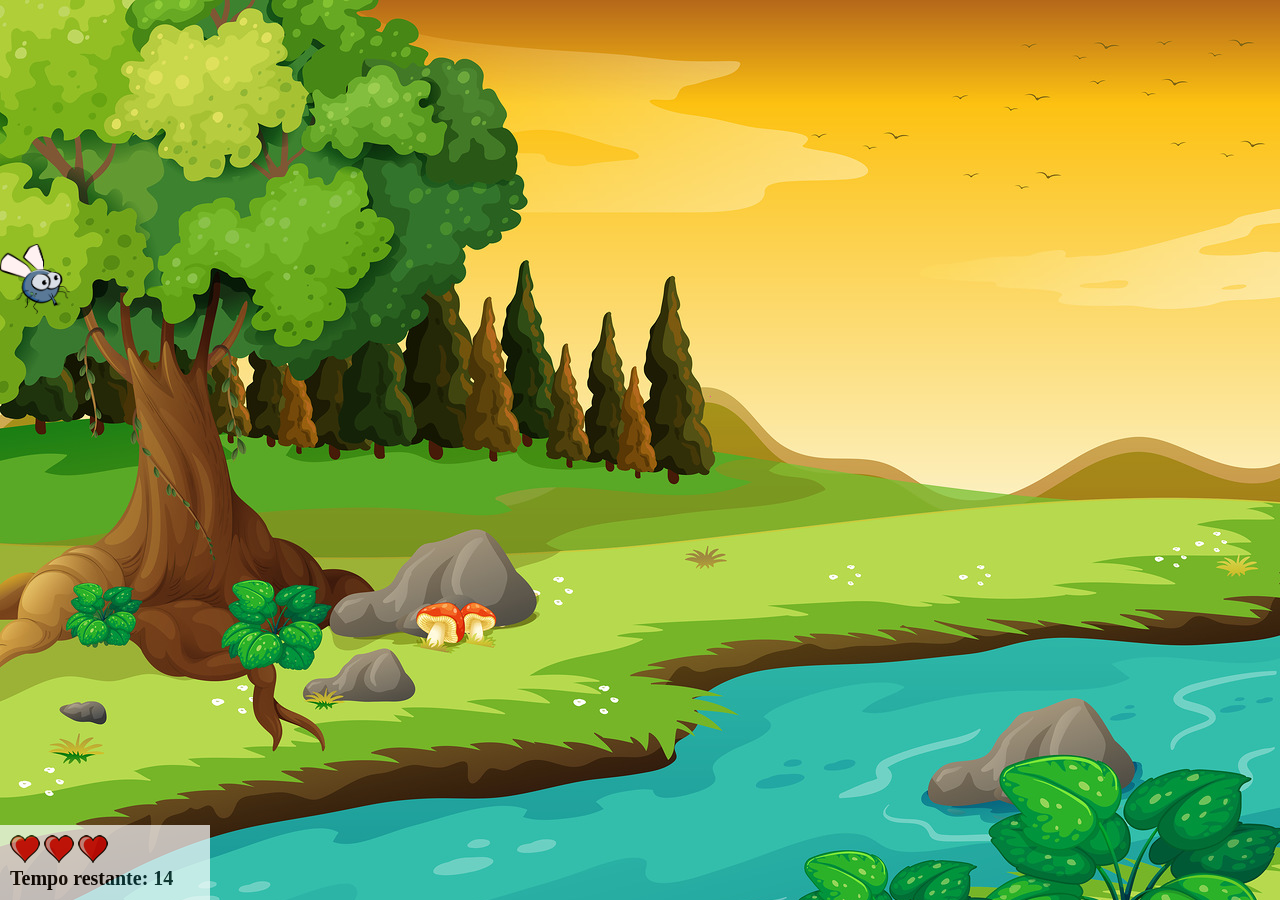
<file: app.html>
<!DOCTYPE html>
<html lang="en">
<head>
    <meta charset="UTF-8">
    <meta name="viewport" content="width=device-width, initial-scale=1.0">
    <title>Jogo da Muriçoca</title>
    <link rel="stylesheet" href="estilo.css">
    <script src="jogo.js"></script>
</head>
<body onresize="ajustarTamanhoPalcoJogo()">
    <div class="painel">
        <div class="vidas">
            <img id="v1" src="imagens/imagens/coracao_cheio.png">
            <img id="v2" src="imagens/imagens/coracao_cheio.png">
            <img id="v3" src="imagens/imagens/coracao_cheio.png">
        </div>
        <div class="cronometro">Tempo restante: <span id="cronometro"></span></div>
    </div>
    <script>
        document.getElementById('cronometro').innerHTML = tempo
    var CriaMosquito=setInterval(function(){
        posicaoRandomica()
    }, criaMosquitoTempo)
    </script>
</body>
</html>
</file>
<file: estilo.css>
.mosquito1 {
    width: 50px;
    height: 50px;
}
.mosquito2 {
    width: 70px;
    height: 70px;
}
.mosquito3 {
    width: 90px;
    height: 90px;
}
.ladoA{
    transform:scaleX(1)
}
.ladoB{
    transform:scaleX(-1)
}
body{
    background-image: url(imagens/imagens/bg.jpg);
    background-repeat: no-repeat;
}
.painel{
    position: absolute;
    width: 190px;
    padding: 10px;
    left: 0px;
    bottom: 0px;
    border-topo:solid 1px #fff;
    background-color: #fff;
    opacity: 0.7;

}
.vidas{
    float:left;
}
.cronometro{
    float: left;
    font-size:20px;
    font-weight:bold ;
}
html{
    cursor:url(imagens/imagens/mata_mosca.png)30 30, auto;

}
</file>
